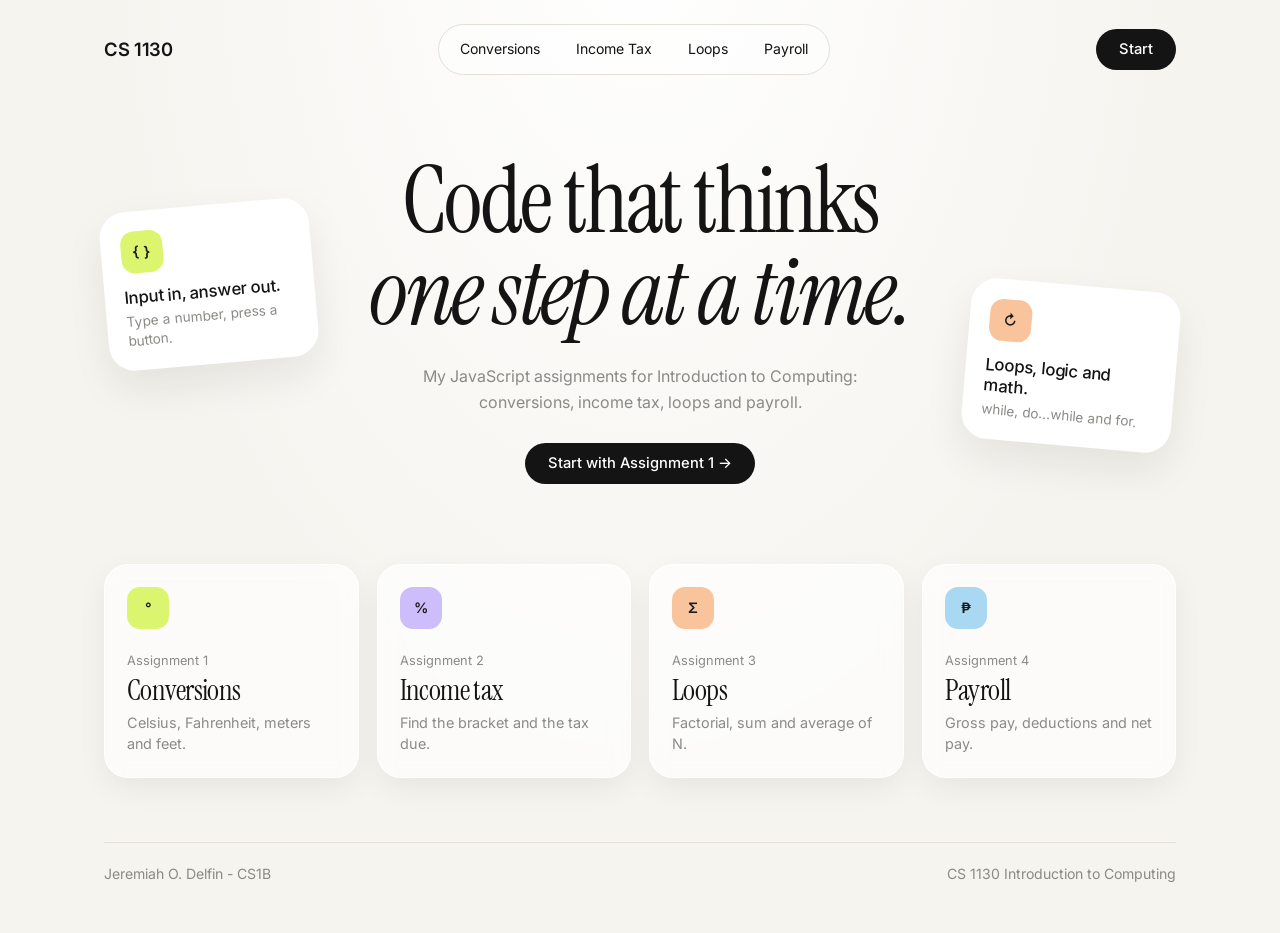
<file: index.html>
<!DOCTYPE html>
<html lang="en">
<head>
  <meta charset="UTF-8">
  <meta name="viewport" content="width=device-width, initial-scale=1">
  <title>CS 1130 Assignments</title>
  <link rel="stylesheet" href="style.css">
</head>
<body>
  <div class="wrap">
    <header class="topbar">
      <a class="brand" href="index.html">CS 1130</a>
      <nav class="pill">
        <a href="assignment1.html">Conversions</a>
        <a href="assignment2.html">Income Tax</a>
        <a href="assignment3.html">Loops</a>
        <a href="assignment4.html">Payroll</a>
      </nav>
      <a class="btn dark" href="assignment1.html">Start</a>
    </header>

    <main>
      <section class="hero">
        <h1>Code that thinks<br><em>one step at a time.</em></h1>
        <p class="lead">My JavaScript assignments for Introduction to Computing: conversions, income tax, loops and payroll.</p>
        <div class="actions">
          <a class="btn dark" href="assignment1.html">Start with Assignment 1 &rarr;</a>
        </div>

        <div class="float left">
          <span class="icon">{ }</span>
          <h3>Input in, answer out.</h3>
          <p>Type a number, press a button.</p>
        </div>
        <div class="float right c3">
          <span class="icon">&#8635;</span>
          <h3>Loops, logic and math.</h3>
          <p>while, do...while and for.</p>
        </div>
      </section>

      <section class="cards" id="assignments">
        <a class="card c1" href="assignment1.html">
          <span class="icon">&deg;</span>
          <small>Assignment 1</small>
          <h3>Conversions</h3>
          <p>Celsius, Fahrenheit, meters and feet.</p>
        </a>
        <a class="card c2" href="assignment2.html">
          <span class="icon">%</span>
          <small>Assignment 2</small>
          <h3>Income tax</h3>
          <p>Find the bracket and the tax due.</p>
        </a>
        <a class="card c3" href="assignment3.html">
          <span class="icon">&Sigma;</span>
          <small>Assignment 3</small>
          <h3>Loops</h3>
          <p>Factorial, sum and average of N.</p>
        </a>
        <a class="card c4" href="assignment4.html">
          <span class="icon">&#8369;</span>
          <small>Assignment 4</small>
          <h3>Payroll</h3>
          <p>Gross pay, deductions and net pay.</p>
        </a>
      </section>
    </main>

    <footer class="foot">
      <span>Jeremiah O. Delfin - CS1B</span>
      <span>CS 1130 Introduction to Computing</span>
    </footer>
  </div>
</body>
</html>
</file>
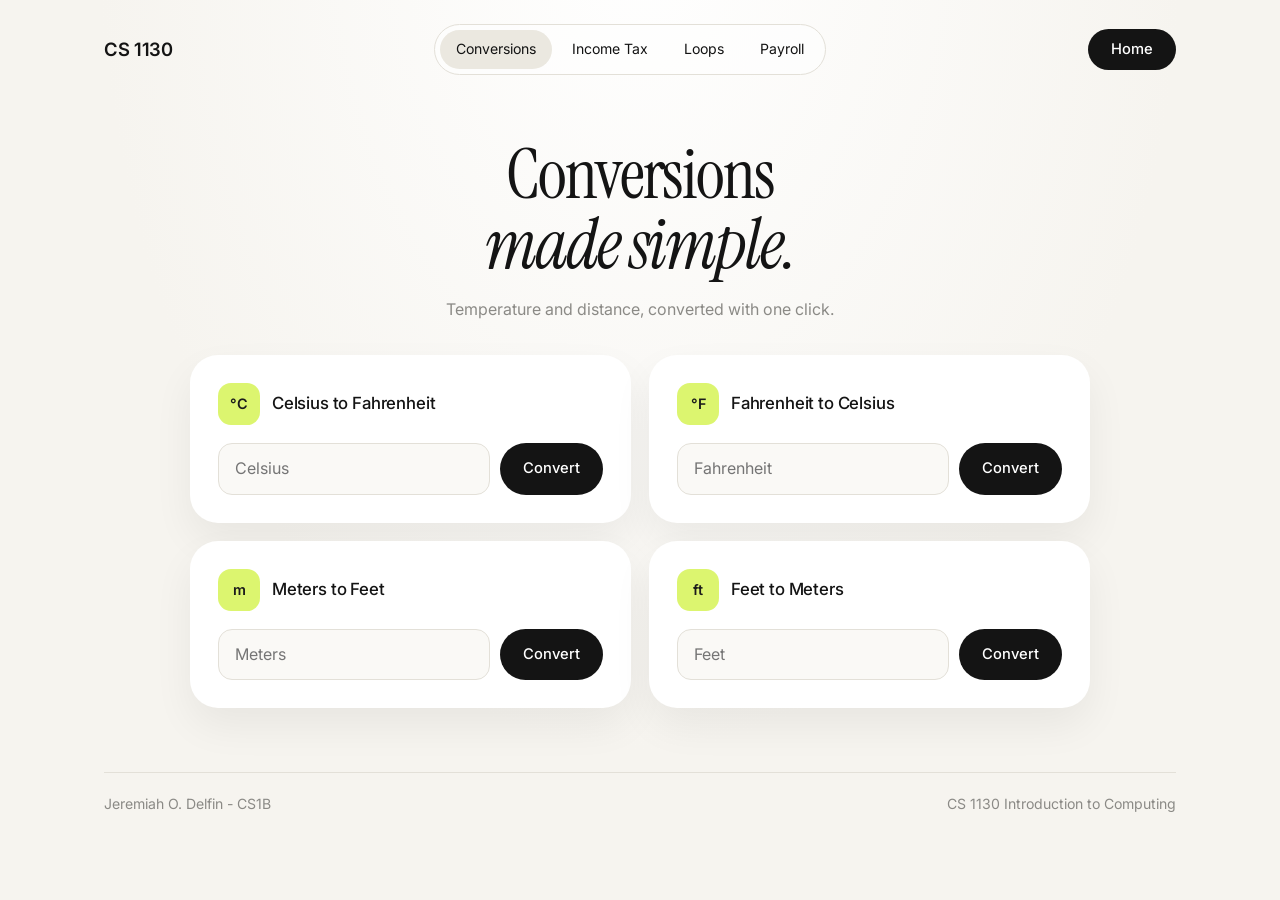
<file: assignment1.html>
<!DOCTYPE html>
<html lang="en">
<head>
  <meta charset="UTF-8">
  <meta name="viewport" content="width=device-width, initial-scale=1">
  <title>Assignment #1 – Conversions</title>
  <link rel="stylesheet" href="style.css">
</head>
<body class="p1">
  <div class="wrap">
    <header class="topbar">
      <a class="brand" href="index.html">CS 1130</a>
      <nav class="pill">
        <a class="active" href="assignment1.html">Conversions</a>
        <a href="assignment2.html">Income Tax</a>
        <a href="assignment3.html">Loops</a>
        <a href="assignment4.html">Payroll</a>
      </nav>
      <a class="btn dark" href="index.html">Home</a>
    </header>

    <main>
      <section class="page-head">
        <h1>Conversions<br><em>made simple.</em></h1>
        <p>Temperature and distance, converted with one click.</p>
      </section>

      <section class="grid2">
        <div class="panel">
          <div class="panel-head"><span class="icon">&deg;C</span><h2>Celsius to Fahrenheit</h2></div>
          <div class="row">
            <input type="number" id="c2f" placeholder="Celsius">
            <button class="btn dark" onclick="celsiusToFahrenheit()">Convert</button>
          </div>
          <p class="result" id="c2fResult"></p>
        </div>

        <div class="panel">
          <div class="panel-head"><span class="icon">&deg;F</span><h2>Fahrenheit to Celsius</h2></div>
          <div class="row">
            <input type="number" id="f2c" placeholder="Fahrenheit">
            <button class="btn dark" onclick="fahrenheitToCelsius()">Convert</button>
          </div>
          <p class="result" id="f2cResult"></p>
        </div>

        <div class="panel">
          <div class="panel-head"><span class="icon">m</span><h2>Meters to Feet</h2></div>
          <div class="row">
            <input type="number" id="m2f" placeholder="Meters">
            <button class="btn dark" onclick="metersToFeet()">Convert</button>
          </div>
          <p class="result" id="m2fResult"></p>
        </div>

        <div class="panel">
          <div class="panel-head"><span class="icon">ft</span><h2>Feet to Meters</h2></div>
          <div class="row">
            <input type="number" id="f2m" placeholder="Feet">
            <button class="btn dark" onclick="feetToMeters()">Convert</button>
          </div>
          <p class="result" id="f2mResult"></p>
        </div>
      </section>
    </main>

    <footer class="foot">
      <span>Jeremiah O. Delfin - CS1B</span>
      <span>CS 1130 Introduction to Computing</span>
    </footer>
  </div>

  <script src="assignment1.js"></script>
</body>
</html>
</file>
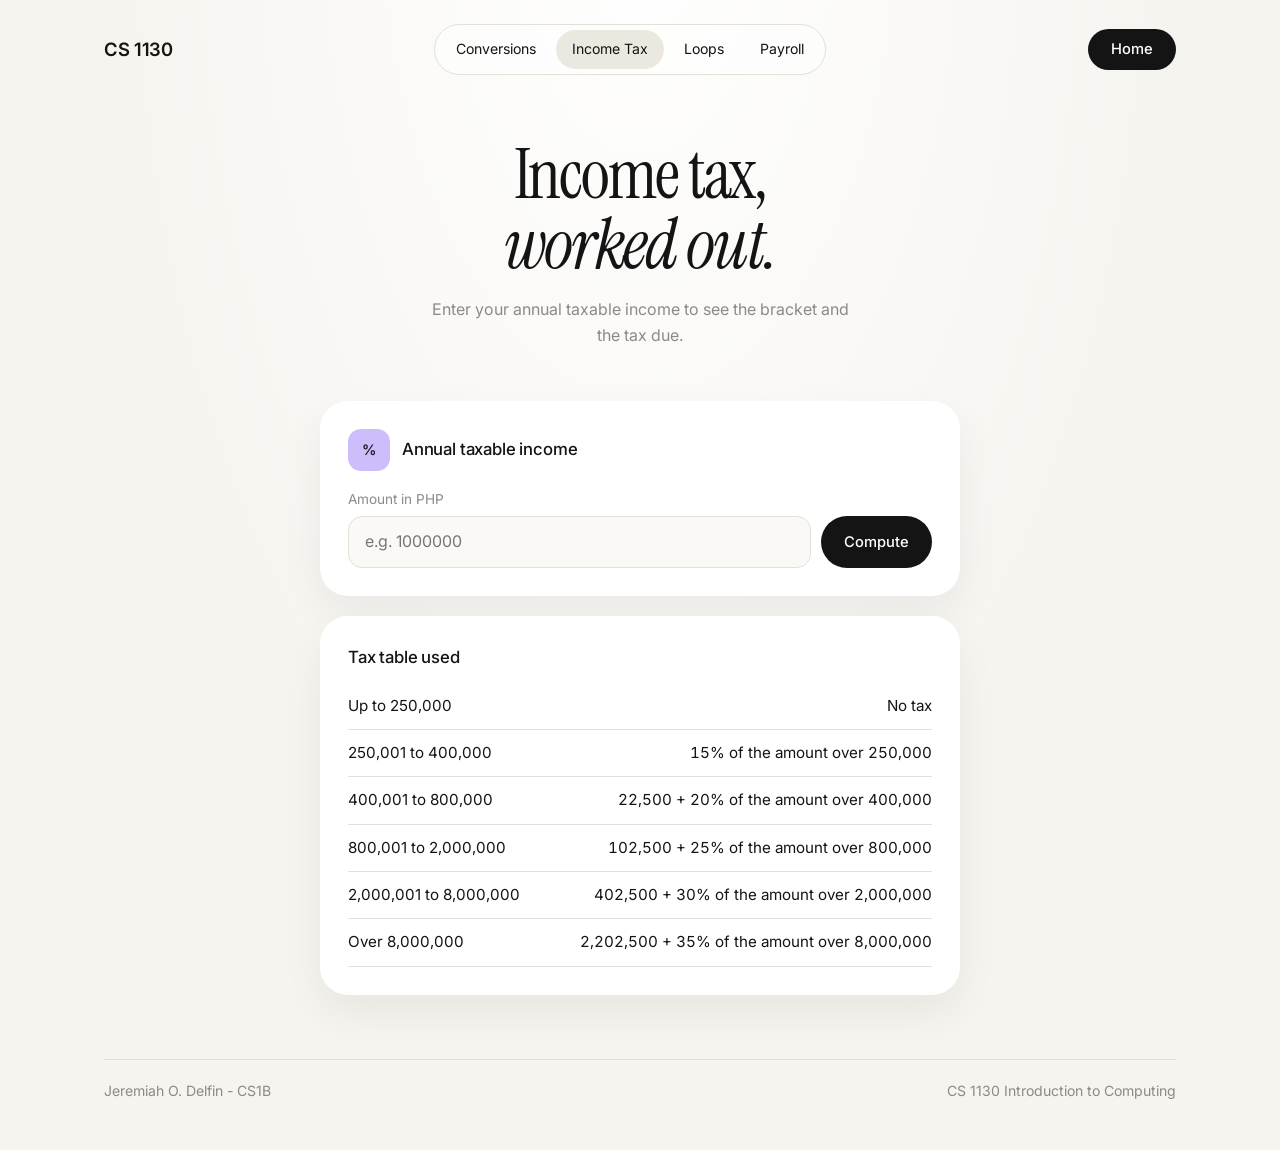
<file: assignment2.html>
<!DOCTYPE html>
<html lang="en">
<head>
  <meta charset="UTF-8">
  <meta name="viewport" content="width=device-width, initial-scale=1">
  <title>Assignment #2 – Income Tax Calculator</title>
  <link rel="stylesheet" href="style.css">
</head>
<body class="p2">
  <div class="wrap">
    <header class="topbar">
      <a class="brand" href="index.html">CS 1130</a>
      <nav class="pill">
        <a href="assignment1.html">Conversions</a>
        <a class="active" href="assignment2.html">Income Tax</a>
        <a href="assignment3.html">Loops</a>
        <a href="assignment4.html">Payroll</a>
      </nav>
      <a class="btn dark" href="index.html">Home</a>
    </header>

    <main>
      <section class="page-head">
        <h1>Income tax,<br><em>worked out.</em></h1>
        <p>Enter your annual taxable income to see the bracket and the tax due.</p>
      </section>

      <div class="panel">
        <div class="panel-head"><span class="icon">%</span><h2>Annual taxable income</h2></div>
        <label for="income">Amount in PHP</label>
        <div class="row">
          <input type="number" id="income" placeholder="e.g. 1000000">
          <button class="btn dark" onclick="computeTax()">Compute</button>
        </div>
        <p class="error" id="error"></p>
      </div>

      <div class="panel" id="resultBox"></div>

      <div class="panel">
        <h2>Tax table used</h2>
        <table>
          <tr><td>Up to 250,000</td><td>No tax</td></tr>
          <tr><td>250,001 to 400,000</td><td>15% of the amount over 250,000</td></tr>
          <tr><td>400,001 to 800,000</td><td>22,500 + 20% of the amount over 400,000</td></tr>
          <tr><td>800,001 to 2,000,000</td><td>102,500 + 25% of the amount over 800,000</td></tr>
          <tr><td>2,000,001 to 8,000,000</td><td>402,500 + 30% of the amount over 2,000,000</td></tr>
          <tr><td>Over 8,000,000</td><td>2,202,500 + 35% of the amount over 8,000,000</td></tr>
        </table>
      </div>
    </main>

        <footer class="foot">
      <span>Jeremiah O. Delfin - CS1B</span>
      <span>CS 1130 Introduction to Computing</span>
    </footer>
  </div>

  <script src="assignment2.js"></script>
</body>
</html>
</file>
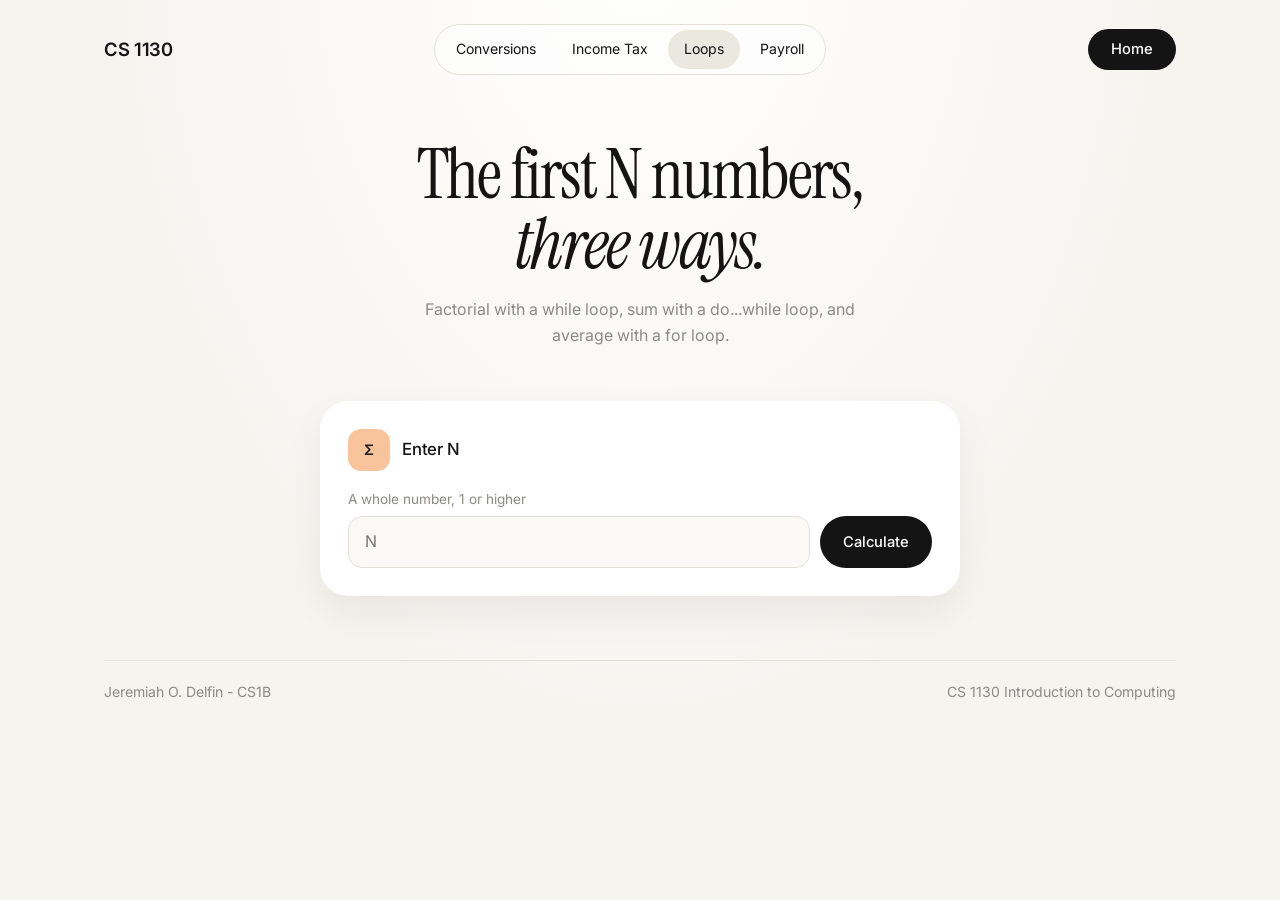
<file: assignment3.html>
<!DOCTYPE html>
<html lang="en">
<head>
  <meta charset="UTF-8">
  <meta name="viewport" content="width=device-width, initial-scale=1">
  <title>Assignment #3 – Factorial, Sum and Average</title>
  <link rel="stylesheet" href="style.css">
</head>
<body class="p3">
  <div class="wrap">
    <header class="topbar">
      <a class="brand" href="index.html">CS 1130</a>
      <nav class="pill">
        <a href="assignment1.html">Conversions</a>
        <a href="assignment2.html">Income Tax</a>
        <a class="active" href="assignment3.html">Loops</a>
        <a href="assignment4.html">Payroll</a>
      </nav>
      <a class="btn dark" href="index.html">Home</a>
    </header>

    <main>
      <section class="page-head">
        <h1>The first N numbers,<br><em>three ways.</em></h1>
        <p>Factorial with a while loop, sum with a do...while loop, and average with a for loop.</p>
      </section>

      <div class="panel">
        <div class="panel-head"><span class="icon">&Sigma;</span><h2>Enter N</h2></div>
        <label for="n">A whole number, 1 or higher</label>
        <div class="row">
          <input type="number" id="n" placeholder="N">
          <button class="btn dark" onclick="calculate()">Calculate</button>
        </div>
        <p class="error" id="error"></p>
        <p class="result" id="factorialResult"></p>
        <p class="result" id="sumResult"></p>
        <p class="result" id="averageResult"></p>
      </div>
    </main>

        <footer class="foot">
      <span>Jeremiah O. Delfin - CS1B</span>
      <span>CS 1130 Introduction to Computing</span>
    </footer>
  </div>

  <script src="assignment3.js"></script>
</body>
</html>
</file>
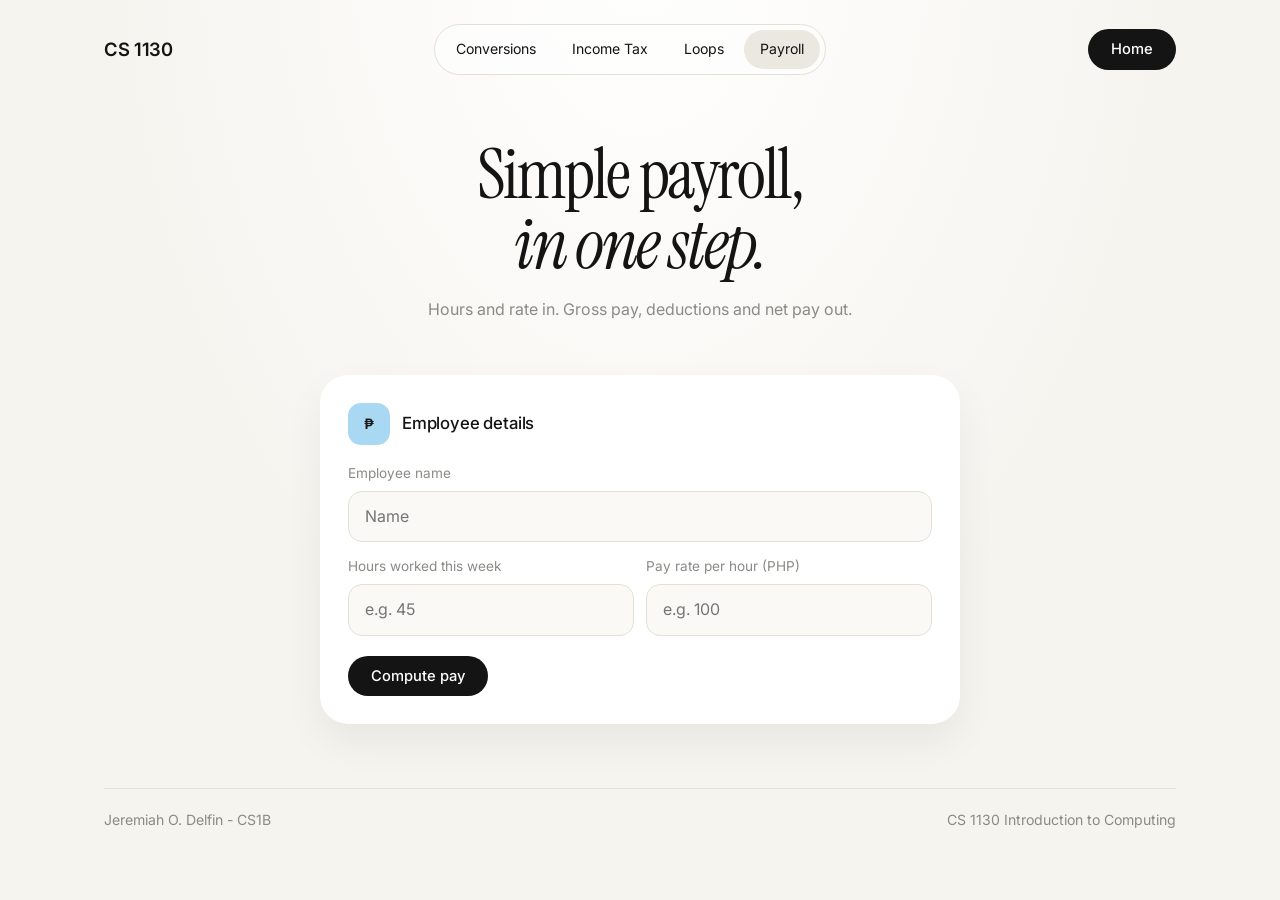
<file: assignment4.html>
<!DOCTYPE html>
<html lang="en">
<head>
  <meta charset="UTF-8">
  <meta name="viewport" content="width=device-width, initial-scale=1">
  <title>Assignment #4 – Simple Payroll</title>
  <link rel="stylesheet" href="style.css">
</head>
<body class="p4">
  <div class="wrap">
    <header class="topbar">
      <a class="brand" href="index.html">CS 1130</a>
      <nav class="pill">
        <a href="assignment1.html">Conversions</a>
        <a href="assignment2.html">Income Tax</a>
        <a href="assignment3.html">Loops</a>
        <a class="active" href="assignment4.html">Payroll</a>
      </nav>
      <a class="btn dark" href="index.html">Home</a>
    </header>

    <main>
      <section class="page-head">
        <h1>Simple payroll,<br><em>in one step.</em></h1>
        <p>Hours and rate in. Gross pay, deductions and net pay out.</p>
      </section>

      <div class="panel">
        <div class="panel-head"><span class="icon">&#8369;</span><h2>Employee details</h2></div>

        <label for="name">Employee name</label>
        <input type="text" id="name" placeholder="Name">

        <div class="two">
          <div>
            <label for="hours">Hours worked this week</label>
            <input type="number" id="hours" placeholder="e.g. 45">
          </div>
          <div>
            <label for="rate">Pay rate per hour (PHP)</label>
            <input type="number" id="rate" placeholder="e.g. 100">
          </div>
        </div>

        <button class="btn dark spaced" onclick="computePayroll()">Compute pay</button>
        <p class="error" id="error"></p>
      </div>

      <div class="panel" id="payslip"></div>
    </main>

        <footer class="foot">
      <span>Jeremiah O. Delfin - CS1B</span>
      <span>CS 1130 Introduction to Computing</span>
    </footer>
  </div>

  <script src="assignment4.js"></script>
</body>
</html>
</file>
<file: style.css>
@import url('https://fonts.googleapis.com/css2?family=Instrument+Serif:ital@0;1&family=Inter:wght@400;500;600&display=swap');

:root {
  --bg: #f6f4ef;
  --ink: #141414;
  --muted: #8b8a86;
  --line: #e3e0d8;
  --tone: #dcf56f;
}

.p1, .c1 { --tone: #dcf56f; }
.p2, .c2 { --tone: #cdbdfb; }
.p3, .c3 { --tone: #f9c49b; }
.p4, .c4 { --tone: #a9d9f2; }

* { box-sizing: border-box; }

html { scroll-behavior: smooth; }

body {
  margin: 0;
  min-height: 100vh;
  background: radial-gradient(ellipse at 50% -10%, #ffffff 0%, var(--bg) 60%);
  color: var(--ink);
  font-family: 'Inter', Arial, sans-serif;
  line-height: 1.6;
}

a:focus-visible, button:focus-visible {
  outline: 2px solid var(--ink);
  outline-offset: 3px;
}

.wrap {
  max-width: 1120px;
  margin: 0 auto;
  padding: 24px 24px 48px;
}

.topbar {
  display: flex;
  align-items: center;
  justify-content: space-between;
  gap: 16px;
}

.brand {
  font-weight: 600;
  font-size: 1.15rem;
  letter-spacing: -0.02em;
  color: var(--ink);
  text-decoration: none;
}

.pill {
  display: flex;
  gap: 4px;
  padding: 5px;
  border: 1px solid var(--line);
  border-radius: 999px;
  background: rgba(255, 255, 255, 0.6);
}

.pill a {
  padding: 8px 16px;
  border-radius: 999px;
  color: var(--ink);
  font-size: 0.88rem;
  text-decoration: none;
  white-space: nowrap;
}

.pill a:hover, .pill a.active { background: #ebe8e0; }

.btn {
  display: inline-flex;
  align-items: center;
  justify-content: center;
  gap: 8px;
  padding: 12px 22px;
  border: 1px solid transparent;
  border-radius: 999px;
  font: 500 0.92rem/1 'Inter', Arial, sans-serif;
  text-decoration: none;
  cursor: pointer;
  transition: transform 0.15s;
}

.btn:hover { transform: translateY(-2px); }
.btn.dark { background: var(--ink); color: #ffffff; }
.btn.light { background: rgba(255, 255, 255, 0.7); border-color: var(--line); color: var(--ink); }
.btn.spaced { margin-top: 20px; }

h1 {
  margin: 0;
  font-family: 'Instrument Serif', Georgia, serif;
  font-weight: 400;
  letter-spacing: -0.03em;
  line-height: 1;
}

h1 em { font-style: italic; }

.hero {
  position: relative;
  padding: 80px 0 24px;
  text-align: center;
}

.hero h1 { font-size: clamp(3rem, 8vw, 5.8rem); }

.lead {
  max-width: 440px;
  margin: 24px auto 28px;
  color: var(--muted);
}

.actions {
  display: flex;
  flex-wrap: wrap;
  justify-content: center;
  gap: 12px;
}

.float {
  position: absolute;
  width: 210px;
  padding: 20px;
  border-radius: 26px;
  background: #ffffff;
  box-shadow: 0 18px 40px rgba(20, 20, 20, 0.08);
  text-align: left;
}

.float.left { left: 0; top: 130px; transform: rotate(-5deg); }
.float.right { right: 0; top: 210px; transform: rotate(5deg); }

.float h3 {
  margin: 14px 0 4px;
  font-size: 1.05rem;
  font-weight: 500;
  line-height: 1.25;
  letter-spacing: -0.01em;
}

.float p {
  margin: 0;
  color: var(--muted);
  font-size: 0.85rem;
  line-height: 1.4;
}

.icon {
  display: inline-grid;
  place-items: center;
  width: 42px;
  height: 42px;
  border-radius: 13px;
  background: var(--tone);
  color: #1b1b1b;
  font-size: 0.9rem;
  font-weight: 600;
}

.cards {
  display: grid;
  grid-template-columns: repeat(4, 1fr);
  gap: 18px;
  margin-top: 56px;
}

.card {
  display: block;
  padding: 22px;
  border: 1px solid rgba(255, 255, 255, 0.9);
  border-radius: 24px;
  background: rgba(255, 255, 255, 0.65);
  backdrop-filter: blur(10px);
  box-shadow: 0 10px 30px rgba(20, 20, 20, 0.06);
  color: inherit;
  text-decoration: none;
  transition: transform 0.2s, box-shadow 0.2s;
}

.card:hover {
  transform: translateY(-4px);
  box-shadow: 0 18px 40px rgba(20, 20, 20, 0.1);
}

.card small {
  display: block;
  margin-top: 22px;
  color: var(--muted);
  font-size: 0.8rem;
}

.card h3 {
  margin: 4px 0 6px;
  font-family: 'Instrument Serif', Georgia, serif;
  font-size: 1.8rem;
  font-weight: 400;
  line-height: 1.1;
  letter-spacing: -0.02em;
}

.card p {
  margin: 0;
  color: var(--muted);
  font-size: 0.9rem;
  line-height: 1.45;
}

.page-head {
  padding: 64px 0 32px;
  text-align: center;
}

.page-head h1 { font-size: clamp(2.6rem, 6vw, 4.4rem); }

.page-head p {
  max-width: 440px;
  margin: 18px auto 0;
  color: var(--muted);
}

.panel {
  max-width: 640px;
  margin: 20px auto;
  padding: 28px;
  border-radius: 28px;
  background: #ffffff;
  box-shadow: 0 18px 40px rgba(20, 20, 20, 0.06);
}

.panel h2 {
  margin: 0;
  font-size: 1.05rem;
  font-weight: 500;
  letter-spacing: -0.01em;
}

.panel-head {
  display: flex;
  align-items: center;
  gap: 12px;
  margin-bottom: 18px;
}

.grid2 {
  display: grid;
  grid-template-columns: repeat(2, 1fr);
  gap: 18px;
  max-width: 900px;
  margin: 0 auto;
}

.grid2 .panel { max-width: none; margin: 0; }

label {
  display: block;
  margin: 14px 0 6px;
  color: var(--muted);
  font-size: 0.85rem;
}

input {
  width: 100%;
  min-width: 0;
  padding: 12px 16px;
  border: 1px solid var(--line);
  border-radius: 14px;
  background: #faf9f6;
  color: var(--ink);
  font: inherit;
}

input:focus {
  outline: 2px solid var(--tone);
  outline-offset: 1px;
  border-color: #bdb9ad;
}

.row { display: flex; gap: 10px; }
.row input { flex: 1; }

.two {
  display: grid;
  grid-template-columns: 1fr 1fr;
  gap: 12px;
}

.result {
  margin: 16px 0 0;
  font-family: 'Instrument Serif', Georgia, serif;
  font-size: 1.5rem;
  line-height: 1.25;
  letter-spacing: -0.01em;
}

.error {
  margin: 12px 0 0;
  color: #b3261e;
  font-size: 0.88rem;
}

.result:empty, .error:empty { display: none; }

.muted {
  margin: 4px 0 0;
  color: var(--muted);
  font-size: 0.88rem;
}

table {
  width: 100%;
  margin-top: 12px;
  border-collapse: collapse;
}

td {
  padding: 11px 0;
  border-bottom: 1px solid var(--line);
  font-size: 0.95rem;
}

td:last-child {
  text-align: right;
  font-variant-numeric: tabular-nums;
}

.total td {
  padding-top: 18px;
  border-top: 2px solid var(--ink);
  border-bottom: 0;
  font-family: 'Instrument Serif', Georgia, serif;
  font-size: 1.6rem;
}

#resultBox, #payslip { display: none; }

.foot {
  display: flex;
  flex-wrap: wrap;
  justify-content: space-between;
  gap: 8px;
  margin-top: 64px;
  padding-top: 20px;
  border-top: 1px solid var(--line);
  color: var(--muted);
  font-size: 0.88rem;
}

@media (max-width: 1100px) {
  .float { display: none; }
}

@media (max-width: 900px) {
  .cards { grid-template-columns: repeat(2, 1fr); }
  .grid2 { grid-template-columns: 1fr; }
}

@media (max-width: 720px) {
  .brand, .topbar .btn { display: none; }
  .topbar { justify-content: center; }
  .pill { max-width: 100%; overflow-x: auto; }
}

@media (max-width: 560px) {
  .cards { grid-template-columns: 1fr; }
  .two { grid-template-columns: 1fr; }
  .row { flex-direction: column; }
}

@media (prefers-reduced-motion: reduce) {
  * { transition: none !important; }
}
</file>
